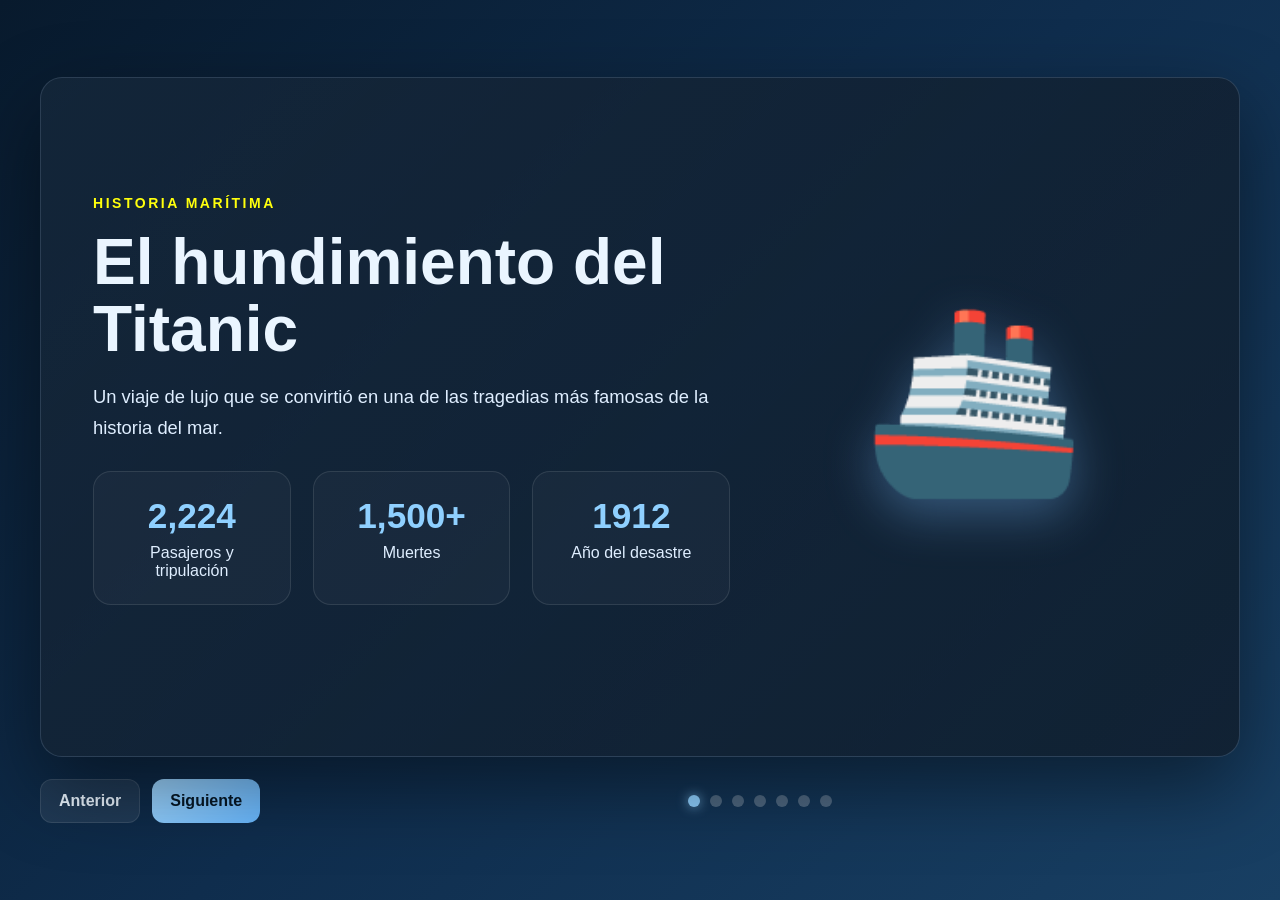
<file: demo.html>
<!DOCTYPE html>
<html lang="es">
<head>
    <meta charset="UTF-8" />
    <meta name="viewport" content="width=device-width, initial-scale=1.0" />
    <title>Presentación: Hundimiento del Titanic</title>
    <style>
        * {
            box-sizing: border-box;
        }

        body {
            margin: 0;
            font-family: "Segoe UI", Tahoma, Geneva, Verdana, sans-serif;
            background: linear-gradient(135deg, #081a2d 0%, #0f2d4d 50%, #183f63 100%);
            color: #eaf5ff;
        }

        .presentation {
            width: 100%;
            min-height: 100vh;
            display: flex;
            align-items: center;
            justify-content: center;
            padding: 40px 20px;
        }

        .slide-wrapper {
            width: min(100%, 1200px);
            position: relative;
        }

        .slide {
            display: none;
            min-height: 680px;
            background: rgba(10, 24, 38, 0.82);
            border: 1px solid rgba(179, 216, 255, 0.2);
            border-radius: 22px;
            box-shadow: 0 30px 80px rgba(0, 0, 0, 0.45);
            padding: 42px 52px;
            overflow: hidden;
            position: relative;
        }

        .slide.active {
            display: block;
        }

        .slide::before {
            content: "";
            position: absolute;
            inset: 0;
            background: linear-gradient(135deg, rgba(129, 190, 255, 0.08), rgba(255, 255, 255, 0.02));
            pointer-events: none;
        }

        .slide-content {
            position: relative;
            z-index: 1;
        }

        .eyebrow {
            letter-spacing: 0.18em;
            text-transform: uppercase;
            font-size: 14px;
            color: #ffff0c;
            font-weight: 700;
            margin-bottom: 18px;
        }

        h1, h2, h3, p, ul {
            margin-top: 0;
        }

        h1 {
            font-size: clamp(2.8rem, 5vw, 5rem);
            line-height: 1.05;
            margin-bottom: 18px;
        }

        h2 {
            font-size: clamp(2rem, 3vw, 3.2rem);
            margin-bottom: 18px;
        }

        p, li {
            font-size: 1.15rem;
            line-height: 1.7;
            color: #dfeeff;
        }

        .title-page {
            display: flex;
            align-items: center;
            justify-content: space-between;
            gap: 32px;
            min-height: 560px;
        }

        .title-copy {
            flex: 1.2;
        }

        .title-illustration {
            flex: 0.8;
            display: flex;
            justify-content: center;
            align-items: center;
        }

        .ship-emoji {
            font-size: 180px;
            filter: drop-shadow(0 15px 25px rgba(123, 188, 255, 0.35));
        }

        .stats {
            display: grid;
            grid-template-columns: repeat(3, minmax(0, 1fr));
            gap: 22px;
            margin-top: 28px;
        }

        .stat-box {
            background: rgba(255, 255, 255, 0.03);
            border: 1px solid rgba(255, 255, 255, 0.1);
            border-radius: 18px;
            padding: 24px 18px;
            text-align: center;
        }

        .stat-box .value {
            display: block;
            font-size: 2.2rem;
            font-weight: 800;
            color: #8fd0ff;
        }

        .stat-box .label {
            display: block;
            margin-top: 8px;
            color: #dfeeff;
        }

        .two-column {
            display: grid;
            grid-template-columns: 1.2fr 0.8fr;
            gap: 30px;
            align-items: center;
        }

        .card {
            background: rgba(255, 255, 255, 0.04);
            border: 1px solid rgba(255, 255, 255, 0.08);
            border-radius: 18px;
            padding: 24px 20px;
        }

        ul {
            padding-left: 24px;
            margin-bottom: 0;
        }

        .timeline {
            display: grid;
            gap: 18px;
            margin-top: 18px;
        }

        .timeline-item {
            display: flex;
            gap: 18px;
            align-items: flex-start;
        }

        .timeline-date {
            min-width: 92px;
            background: #8fd0ff;
            color: #061827;
            border-radius: 999px;
            font-weight: 700;
            text-align: center;
            padding: 8px 12px;
            font-size: 0.8rem;
        }

        .danger {
            color: #ffb7b7;
            font-weight: 700;
        }

        .final-box {
            margin-top: 28px;
            background: linear-gradient(135deg, rgba(143, 208, 255, 0.12), rgba(255, 255, 255, 0.04));
            border-radius: 18px;
            padding: 24px 20px;
            border: 1px solid rgba(143, 208, 255, 0.35);
        }

        .controls {
            margin-top: 22px;
            display: flex;
            justify-content: space-between;
            align-items: center;
            gap: 20px;
        }

        .nav-buttons {
            display: flex;
            gap: 12px;
        }

        button {
            border: none;
            border-radius: 12px;
            padding: 12px 18px;
            font-size: 1rem;
            font-weight: 700;
            cursor: pointer;
            transition: transform 0.2s ease, opacity 0.2s ease;
        }

        button:hover {
            transform: translateY(-1px);
        }

        .btn-primary {
            background: linear-gradient(135deg, #9ed6ff, #68b8ff);
            color: #061827;
        }

        .btn-secondary {
            background: rgba(255, 255, 255, 0.08);
            color: #eaf5ff;
            border: 1px solid rgba(255, 255, 255, 0.1);
        }

        .dots {
            display: flex;
            gap: 10px;
            justify-content: center;
            flex: 1;
        }

        .dot {
            width: 12px;
            height: 12px;
            border-radius: 50%;
            background: rgba(255, 255, 255, 0.25);
            display: inline-block;
        }

        .dot.active {
            background: #8fd0ff;
            box-shadow: 0 0 12px rgba(143, 208, 255, 0.8);
        }

        @media (max-width: 760px) {
            .slide {
                padding: 28px 22px;
                min-height: 620px;
            }

            .title-page,
            .two-column {
                grid-template-columns: 1fr;
                display: grid;
            }

            .stats {
                grid-template-columns: 1fr;
            }

            .controls {
                flex-direction: column;
            }
        }
    </style>
</head>
<body>
    <div class="presentation">
        <div class="slide-wrapper">
            <section class="slide active">
                <div class="slide-content title-page">
                    <div class="title-copy">
                        <div class="eyebrow">Historia marítima</div>
                        <h1>El hundimiento del Titanic</h1>
                        <p>
                            Un viaje de lujo que se convirtió en una de las tragedias más famosas de la historia del mar.
                        </p>
                        <div class="stats">
                            <div class="stat-box">
                                <span class="value">2,224</span>
                                <span class="label">Pasajeros y tripulación</span>
                            </div>
                            <div class="stat-box">
                                <span class="value">1,500+</span>
                                <span class="label">Muertes</span>
                            </div>
                            <div class="stat-box">
                                <span class="value">1912</span>
                                <span class="label">Año del desastre</span>
                            </div>
                        </div>
                    </div>
                    <div class="title-illustration">
                        <div class="ship-emoji">🚢</div>
                    </div>
                </div>
            </section>

            <section class="slide">
                <div class="slide-content">
                    <div class="eyebrow">Antecedentes</div>
                    <h2>Un barco gigantesco y muy confiado</h2>
                    <div class="two-column">
                        <div>
                            <p>
                                El Titanic fue el transatlántico más grande y moderno de su época. Se construyó con una gran reputación,
                                pensando que era prácticamente invulnerable ante cualquier peligro del océano.
                            </p>
                            <p>
                                Su diseño incluía compartimentos estancos, butacas lujosas y una sensación de seguridad en la que muchos pasajeros
                                confiaban demasiado.
                            </p>
                        </div>
                        <div class="card">
                            <p><strong>Características:</strong></p>
                            <ul>
                                <li>Longitud aproximada de 269 metros</li>
                                <li>Capacidad para más de 2,000 personas</li>
                                <li>Velocidad y lujo sin precedentes</li>
                                <li>Considerado un símbolo de progreso</li>
                            </ul>
                        </div>
                    </div>
                </div>
            </section>

            <section class="slide">
                <div class="slide-content">
                    <div class="eyebrow">Dato controvertido</div>
                    <h2>El Titanic no era el “barco nuevo”</h2>
                    <p>
                        En realidad, el barco asociado a la tragedia era parte de una historia más compleja: el <strong>Olympic</strong>,
                        un transatlántico anterior, fue reutilizado, maquillado y presentado como si fuera el Titanic para generar más atención,
                        prestigio y, según algunas versiones, beneficiar reclamaciones de seguros.
                    </p>
                    <div class="card">
                        <p><strong>Idea clave:</strong> la historia comercial y la manipulación de la imagen del buque también formaron parte del relato.</p>
                    </div>
                </div>
            </section>

            <section class="slide">
                <div class="slide-content">
                    <div class="eyebrow">Caso curioso</div>
                    <h2>J. P. Morgan canceló su viaje</h2>
                    <p>
                        El magnate financiero <strong>John Pierpont Morgan</strong> había planeado viajar en el Titanic, pero canceló su pasaje horas antes
                        de la salida. Esa decisión ha sido recordada como un hecho extraño y simbólico, porque evitó formar parte de la tragedia.
                    </p>
                    <div class="card">
                        <p><strong>Pregunta histórica:</strong> ¿Fue una simple decisión empresarial o un presagio de algo más?</p>
                    </div>
                </div>
            </section>

            <section class="slide">
                <div class="slide-content">
                    <div class="eyebrow">El rumbo</div>
                    <h2>La noche del desastre</h2>
                    <div class="timeline">
                        <div class="timeline-item">
                            <div class="timeline-date">23:40</div>
                            <div>
                                <p>Se reporta un iceberg cercano. La tripulación intenta maniobrar, pero el barco no puede girar a tiempo.</p>
                            </div>
                        </div>
                        <div class="timeline-item">
                            <div class="timeline-date">23:49</div>
                            <div>
                                <p>El Titanic impacta contra un bloque de hielo. El golpe provoca daños graves en varios compartimentos.</p>
                            </div>
                        </div>
                        <div class="timeline-item">
                            <div class="timeline-date">00:15</div>
                            <div>
                                <p>Se ordena evacuar de forma urgente, pero la falta de botes salvavidas suficientes aumenta la tragedia.</p>
                            </div>
                        </div>
                    </div>
                </div>
            </section>

            <section class="slide">
                <div class="slide-content">
                    <div class="eyebrow">Impacto</div>
                    <h2>Consecuencias humanas y sociales</h2>
                    <div class="two-column">
                        <div class="card">
                            <p class="danger">La tragedia dejó un dolor inmenso.</p>
                            <ul>
                                <li>Millones de personas siguieron la noticia en todo el mundo.</li>
                                <li>Se cuestionó la seguridad de los barcos modernos.</li>
                                <li>Se reforzó la idea de que la tecnología no reemplaza la prudencia.</li>
                            </ul>
                        </div>
                        <div>
                            <p>
                                El hundimiento del Titanic cambió la historia de la navegación. A partir de ese momento, se hicieron cambios en las normas
                                de seguridad, número de botes salvavidas y reglas para la vigilancia en el mar.
                            </p>
                        </div>
                    </div>
                </div>
            </section>

            <section class="slide">
                <div class="slide-content">
                    <div class="eyebrow">Conclusión</div>
                    <h2>Lección histórica</h2>
                    <p>
                        El Titanic no fue solo un barco famoso; fue un símbolo del orgullo humano, la innovación y la tragedia que puede surgir cuando
                        la confianza supera la preparación. Su historia sigue viva porque enseña que la seguridad es más importante que la apariencia o la arrogancia.
                    </p>
                    <div class="final-box">
                        <p><strong>En resumen:</strong> la grandeza del Titanic no estuvo en su éxito, sino en la lección que dejó tras su hundimiento.</p>
                    </div>
                </div>
            </section>

            <div class="controls">
                <div class="nav-buttons">
                    <button class="btn-secondary" id="prevBtn">Anterior</button>
                    <button class="btn-primary" id="nextBtn">Siguiente</button>
                </div>
                <div class="dots" aria-label="Indicadores de diapositiva">
                    <span class="dot active"></span>
                    <span class="dot"></span>
                    <span class="dot"></span>
                    <span class="dot"></span>
                    <span class="dot"></span>
                    <span class="dot"></span>
                    <span class="dot"></span>
                </div>
            </div>
        </div>
    </div>

    <script>
        const slides = document.querySelectorAll('.slide');
        const dots = document.querySelectorAll('.dot');
        const prevBtn = document.getElementById('prevBtn');
        const nextBtn = document.getElementById('nextBtn');
        let currentSlide = 0;

        function showSlide(index) {
            currentSlide = (index + slides.length) % slides.length;

            slides.forEach((slide, i) => {
                slide.classList.toggle('active', i === currentSlide);
            });

            dots.forEach((dot, i) => {
                dot.classList.toggle('active', i === currentSlide);
            });

            prevBtn.textContent = 'Anterior';
            nextBtn.textContent = currentSlide === slides.length - 1 ? 'Final' : 'Siguiente';
        }

        prevBtn.addEventListener('click', () => {
            showSlide(currentSlide - 1);
        });

        nextBtn.addEventListener('click', () => {
            if (currentSlide === slides.length - 1) {
                showSlide(0);
            } else {
                showSlide(currentSlide + 1);
            }
        });

        document.addEventListener('keydown', (event) => {
            if (event.key === 'ArrowRight' || event.key === 'PageDown') {
                showSlide(currentSlide + 1);
            }
            if (event.key === 'ArrowLeft' || event.key === 'PageUp') {
                showSlide(currentSlide - 1);
            }
        });

        showSlide(0);
    </script>
</body>
</html>
</file>
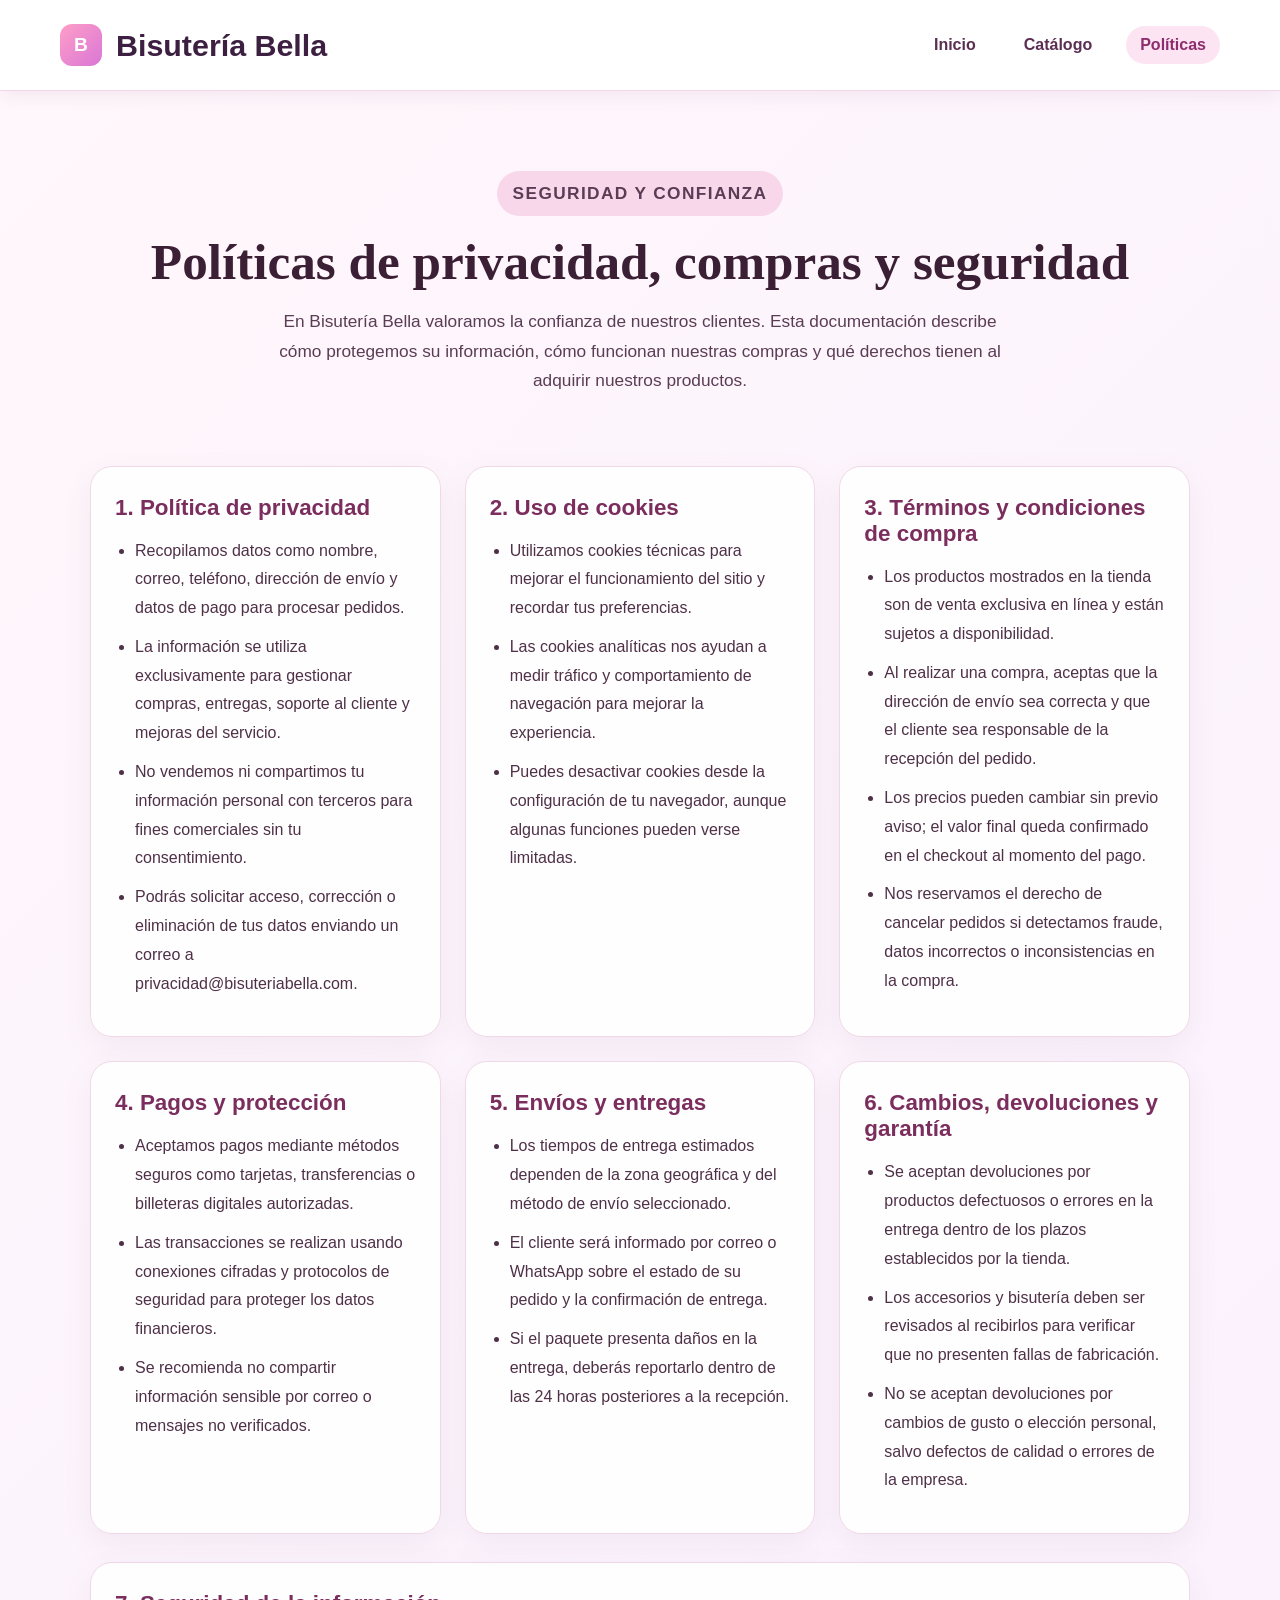
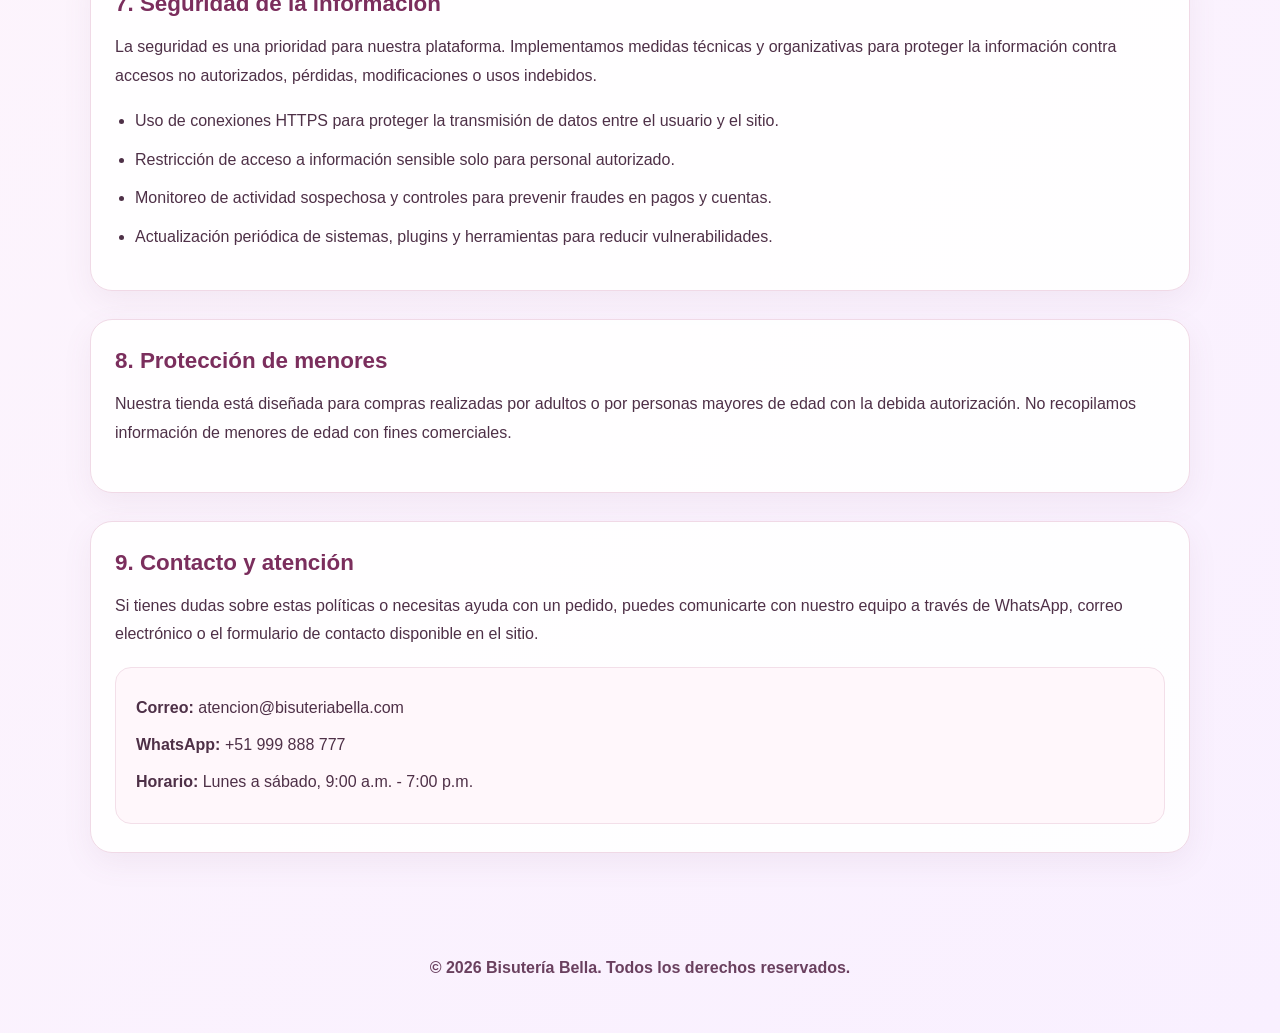
<file: politicas.html>
<!DOCTYPE html>
<html lang="es">
<head>
    <meta charset="UTF-8">
    <meta name="viewport" content="width=device-width, initial-scale=1.0">
    <title>Políticas y Seguridad | Bisutería Bella</title>
    <meta name="description" content="Políticas de privacidad, compras, envíos, devoluciones y seguridad para la tienda de bisutería." />
    <link rel="stylesheet" href="./css/styles.css">
</head>
<body class="policy-page">
    <header class="policy-header">
        <div class="brand">
            <span class="brand-mark">B</span>
            <h1>Bisutería Bella</h1>
        </div>
        <nav class="policy-nav" aria-label="Navegación principal">
            <a href="index.html">Inicio</a>
            <a href="demo.html">Catálogo</a>
            <a href="politicas.html" class="active">Políticas</a>
        </nav>
    </header>

    <main class="policy-container">
        <section class="policy-hero">
            <p class="eyebrow">Seguridad y confianza</p>
            <h2>Políticas de privacidad, compras y seguridad</h2>
            <p>
                En Bisutería Bella valoramos la confianza de nuestros clientes. Esta documentación describe
                cómo protegemos su información, cómo funcionan nuestras compras y qué derechos tienen al
                adquirir nuestros productos.
            </p>
        </section>

        <section class="policy-grid">
            <article class="policy-card">
                <h3>1. Política de privacidad</h3>
                <ul class="policy-list">
                    <li>Recopilamos datos como nombre, correo, teléfono, dirección de envío y datos de pago para procesar pedidos.</li>
                    <li>La información se utiliza exclusivamente para gestionar compras, entregas, soporte al cliente y mejoras del servicio.</li>
                    <li>No vendemos ni compartimos tu información personal con terceros para fines comerciales sin tu consentimiento.</li>
                    <li>Podrás solicitar acceso, corrección o eliminación de tus datos enviando un correo a privacidad@bisuteriabella.com.</li>
                </ul>
            </article>

            <article class="policy-card">
                <h3>2. Uso de cookies</h3>
                <ul class="policy-list">
                    <li>Utilizamos cookies técnicas para mejorar el funcionamiento del sitio y recordar tus preferencias.</li>
                    <li>Las cookies analíticas nos ayudan a medir tráfico y comportamiento de navegación para mejorar la experiencia.</li>
                    <li>Puedes desactivar cookies desde la configuración de tu navegador, aunque algunas funciones pueden verse limitadas.</li>
                </ul>
            </article>

            <article class="policy-card">
                <h3>3. Términos y condiciones de compra</h3>
                <ul class="policy-list">
                    <li>Los productos mostrados en la tienda son de venta exclusiva en línea y están sujetos a disponibilidad.</li>
                    <li>Al realizar una compra, aceptas que la dirección de envío sea correcta y que el cliente sea responsable de la recepción del pedido.</li>
                    <li>Los precios pueden cambiar sin previo aviso; el valor final queda confirmado en el checkout al momento del pago.</li>
                    <li>Nos reservamos el derecho de cancelar pedidos si detectamos fraude, datos incorrectos o inconsistencias en la compra.</li>
                </ul>
            </article>

            <article class="policy-card">
                <h3>4. Pagos y protección</h3>
                <ul class="policy-list">
                    <li>Aceptamos pagos mediante métodos seguros como tarjetas, transferencias o billeteras digitales autorizadas.</li>
                    <li>Las transacciones se realizan usando conexiones cifradas y protocolos de seguridad para proteger los datos financieros.</li>
                    <li>Se recomienda no compartir información sensible por correo o mensajes no verificados.</li>
                </ul>
            </article>

            <article class="policy-card">
                <h3>5. Envíos y entregas</h3>
                <ul class="policy-list">
                    <li>Los tiempos de entrega estimados dependen de la zona geográfica y del método de envío seleccionado.</li>
                    <li>El cliente será informado por correo o WhatsApp sobre el estado de su pedido y la confirmación de entrega.</li>
                    <li>Si el paquete presenta daños en la entrega, deberás reportarlo dentro de las 24 horas posteriores a la recepción.</li>
                </ul>
            </article>

            <article class="policy-card">
                <h3>6. Cambios, devoluciones y garantía</h3>
                <ul class="policy-list">
                    <li>Se aceptan devoluciones por productos defectuosos o errores en la entrega dentro de los plazos establecidos por la tienda.</li>
                    <li>Los accesorios y bisutería deben ser revisados al recibirlos para verificar que no presenten fallas de fabricación.</li>
                    <li>No se aceptan devoluciones por cambios de gusto o elección personal, salvo defectos de calidad o errores de la empresa.</li>
                </ul>
            </article>
        </section>

        <section class="policy-section">
            <h3>7. Seguridad de la información</h3>
            <p>
                La seguridad es una prioridad para nuestra plataforma. Implementamos medidas técnicas y organizativas
                para proteger la información contra accesos no autorizados, pérdidas, modificaciones o usos indebidos.
            </p>
            <ul class="policy-list">
                <li>Uso de conexiones HTTPS para proteger la transmisión de datos entre el usuario y el sitio.</li>
                <li>Restricción de acceso a información sensible solo para personal autorizado.</li>
                <li>Monitoreo de actividad sospechosa y controles para prevenir fraudes en pagos y cuentas.</li>
                <li>Actualización periódica de sistemas, plugins y herramientas para reducir vulnerabilidades.</li>
            </ul>
        </section>

        <section class="policy-section">
            <h3>8. Protección de menores</h3>
            <p>
                Nuestra tienda está diseñada para compras realizadas por adultos o por personas mayores de edad con la
                debida autorización. No recopilamos información de menores de edad con fines comerciales.
            </p>
        </section>

        <section class="policy-section">
            <h3>9. Contacto y atención</h3>
            <p>
                Si tienes dudas sobre estas políticas o necesitas ayuda con un pedido, puedes comunicarte con nuestro equipo
                a través de WhatsApp, correo electrónico o el formulario de contacto disponible en el sitio.
            </p>
            <div class="contact-box">
                <p><strong>Correo:</strong> atencion@bisuteriabella.com</p>
                <p><strong>WhatsApp:</strong> +51 999 888 777</p>
                <p><strong>Horario:</strong> Lunes a sábado, 9:00 a.m. - 7:00 p.m.</p>
            </div>
        </section>
    </main>

    <footer class="policy-footer">
        <p>© 2026 Bisutería Bella. Todos los derechos reservados.</p>
    </footer>
</body>
</html>
</file>
<file: css/styles.css>
/*
h1, h2 {
    color: rgb(0, 225, 255);
    background-color: rgb(208, 255, 0);
    font-family: Cambria, Cochin, Georgia, Times, 'Times New Roman', serif;
    font-size: 100px;
    text-align: center;
}
*/
.main-title, h2 {
    color: rgb(0, 225, 255);
    background-color: rgb(208, 255, 0);
    font-family: Cambria, Cochin, Georgia, Times, 'Times New Roman', serif;
    font-size: 100px;
    text-align: center;
}

.sub-title {
    color: rgb(106, 124, 221);
    background-color: rgb(201, 220, 121);
    font-family: Verdana, Geneva, Tahoma, sans-serif;
    font-size: 100px;
    text-align: center;
}

#description {
    font-size: 26px;
}

.border {
    border: 5px solid rgb(0, 0, 0);
    padding: 10px;
    margin-left: 35px;
}

.perfil {
    max-width: 420px;
    margin: 30px auto;
    padding: 20px;
    border: 2px solid #ccc;
    border-radius: 15px;
    background: #f9f9f9;
    text-align: center;
    box-shadow: 0 4px 10px rgba(0, 0, 0, 0.1);
}

#profile-photo {
    width: 140px;
    height: 140px;
    border-radius: 50%;
    object-fit: cover;
    border: 3px solid #ddd;
    margin-bottom: 15px;
}

#profile-name {
    margin: 10px 0;
    color: #333;
}

#profile-email {
    color: #555;
    margin-bottom: 15px;
}

.profile-details {
    text-align: left;
    font-size: 16px;
}

.profile-details p {
    margin: 8px 0;
}

.policy-page {
    margin: 0;
    font-family: Arial, Helvetica, sans-serif;
    background: linear-gradient(135deg, #fff7fb 0%, #f9f0ff 100%);
    color: #2f1b2d;
}

.policy-header {
    display: flex;
    justify-content: space-between;
    align-items: center;
    padding: 24px 60px;
    background: #fff;
    border-bottom: 1px solid #f3d7e8;
    box-shadow: 0 4px 18px rgba(120, 44, 103, 0.08);
}

.brand {
    display: flex;
    align-items: center;
    gap: 14px;
}

.brand-mark {
    display: inline-flex;
    align-items: center;
    justify-content: center;
    width: 42px;
    height: 42px;
    border-radius: 12px;
    background: linear-gradient(135deg, #ff9ec7, #d977d6);
    color: #fff;
    font-weight: 700;
    font-size: 1.2rem;
}

.brand h1 {
    margin: 0;
    font-size: 1.9rem;
    color: #3d2041;
}

.policy-nav {
    display: flex;
    gap: 20px;
    flex-wrap: wrap;
}

.policy-nav a {
    text-decoration: none;
    color: #5b2f52;
    font-weight: 600;
    padding: 10px 14px;
    border-radius: 999px;
    transition: all 0.2s ease;
}

.policy-nav a:hover,
.policy-nav a.active {
    background: #fce4f2;
    color: #8d2d6d;
}

.policy-container {
    max-width: 1100px;
    margin: 0 auto;
    padding: 50px 20px 70px;
}

.policy-hero {
    text-align: center;
    margin-bottom: 40px;
    padding: 30px 20px;
}

.eyebrow {
    display: inline-block;
    background: #f9d7eb;
    color: #7e2b62;
    font-weight: 700;
    letter-spacing: 0.08em;
    text-transform: uppercase;
    border-radius: 999px;
    padding: 8px 16px;
    font-size: 0.75rem;
}

.policy-hero h2 {
    font-size: clamp(2rem, 5vw, 3.2rem);
    color: #3b1f34;
    background: none;
    margin: 16px 0;
    text-align: center;
}

.policy-hero p {
    max-width: 760px;
    margin: 0 auto;
    font-size: 1.08rem;
    line-height: 1.7;
    color: #5a3d55;
}

.policy-grid {
    display: grid;
    grid-template-columns: repeat(auto-fit, minmax(280px, 1fr));
    gap: 24px;
}

.policy-card,
.policy-section {
    background: rgba(255, 255, 255, 0.9);
    border: 1px solid #f0d9e6;
    border-radius: 22px;
    padding: 28px 24px;
    box-shadow: 0 10px 30px rgba(133, 86, 118, 0.08);
}

.policy-card h3,
.policy-section h3 {
    margin-top: 0;
    color: #7b2e5d;
    font-size: 1.4rem;
    margin-bottom: 16px;
}

.policy-list {
    margin: 0;
    padding-left: 20px;
    color: #4e3047;
    line-height: 1.8;
}

.policy-list li {
    margin-bottom: 10px;
}

.policy-section {
    margin-top: 28px;
}

.policy-section p {
    color: #4e3047;
    line-height: 1.8;
}

.contact-box {
    margin-top: 18px;
    padding: 18px 20px;
    background: #fff7fb;
    border: 1px solid #f3dfe9;
    border-radius: 16px;
    color: #4e3047;
}

.contact-box p {
    margin: 8px 0;
}

.policy-footer {
    text-align: center;
    padding: 20px 16px 40px;
    color: #6a405f;
    font-weight: 600;
}

@media (max-width: 720px) {
    .policy-header {
        padding: 18px 18px;
        flex-direction: column;
        gap: 14px;
    }

    .brand {
        justify-content: center;
    }

    .policy-nav {
        justify-content: center;
    }
}
</file>
